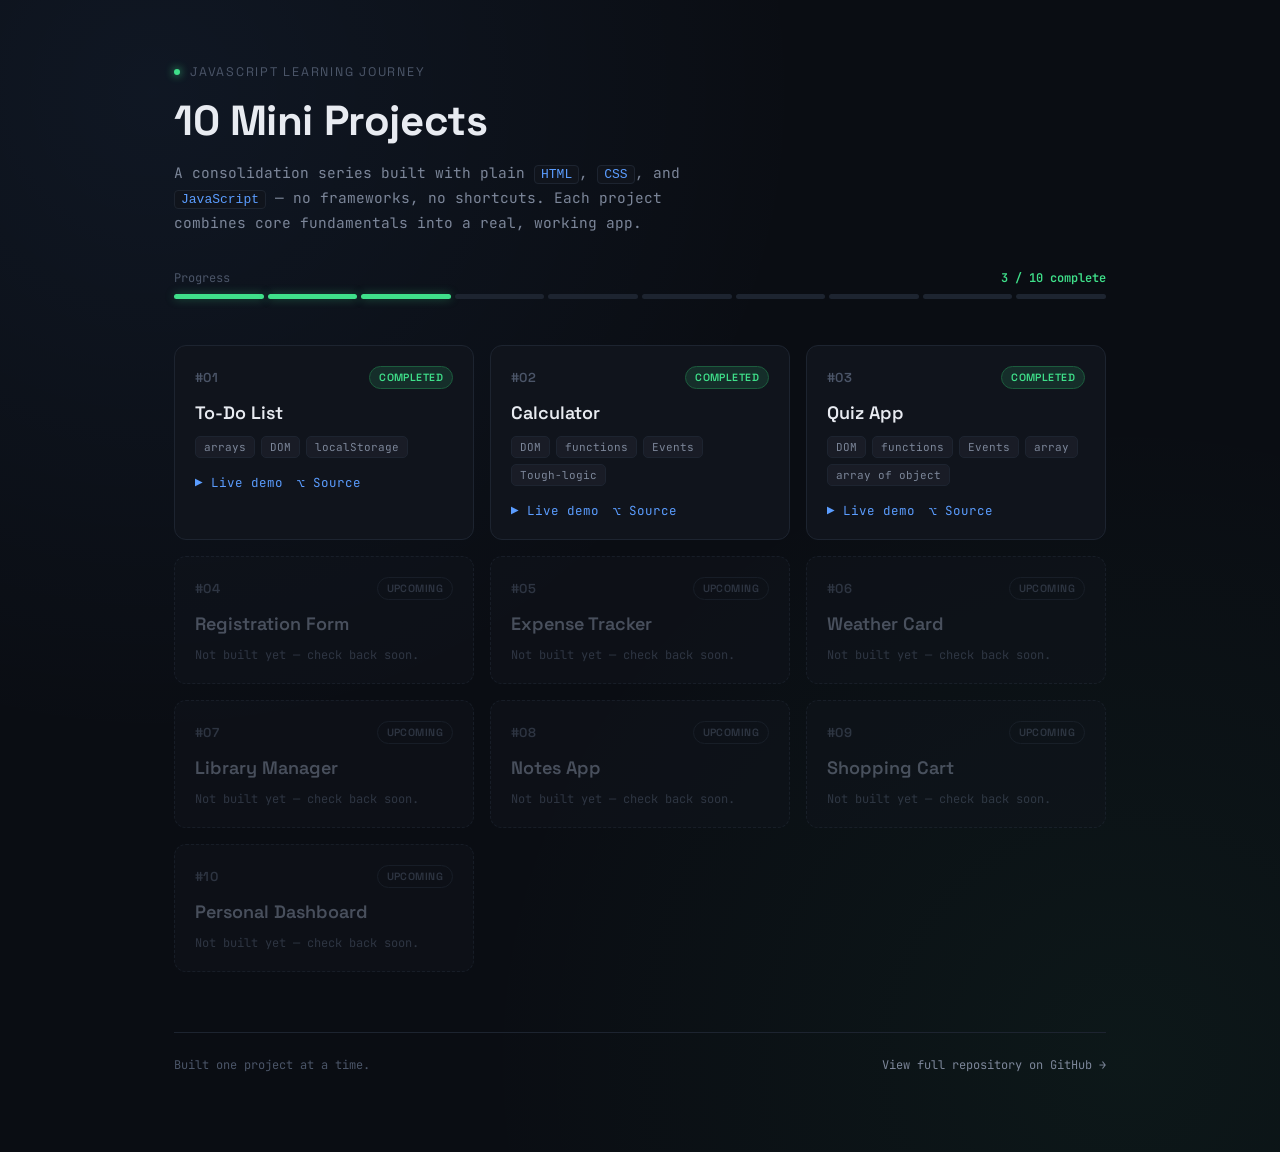
<file: index.html>
<!DOCTYPE html>
<html lang="en">
<head>
<meta charset="UTF-8">
<meta name="viewport" content="width=device-width, initial-scale=1.0">
<title>JavaScript — 10 Mini Projects</title>
<link rel="preconnect" href="https://fonts.googleapis.com">
<link href="https://fonts.googleapis.com/css2?family=Space+Grotesk:wght@500;600;700&family=JetBrains+Mono:wght@400;500;600;700&display=swap" rel="stylesheet">
<style>
  :root{
    --bg: #0a0d13;
    --panel: #10141c;
    --panel-hover: #141a24;
    --panel-border: #1d2430;
    --panel-border-dashed: #232b38;
    --text-primary: #e8ebf1;
    --text-secondary: #7c8699;
    --text-dim: #4b5568;
    --pass: #3fe08a;
    --pass-dim: #1c5c3d;
    --running: #5b9dff;
    --amber: #ffb454;
    --mono: 'JetBrains Mono', monospace;
    --display: 'Space Grotesk', sans-serif;
  }

  * { box-sizing: border-box; }

  html, body {
    margin: 0;
    padding: 0;
    background: var(--bg);
    background-image:
      radial-gradient(circle at 12% 8%, rgba(91,157,255,0.07), transparent 42%),
      radial-gradient(circle at 88% 92%, rgba(63,224,138,0.05), transparent 42%);
    color: var(--text-primary);
    font-family: var(--mono);
    min-height: 100vh;
  }

  .page {
    max-width: 980px;
    margin: 0 auto;
    padding: 64px 24px 80px;
  }

  .eyebrow {
    font-family: var(--display);
    font-size: 12.5px;
    letter-spacing: 0.14em;
    text-transform: uppercase;
    color: var(--text-dim);
    margin-bottom: 14px;
    display: flex;
    align-items: center;
    gap: 10px;
  }
  .eyebrow::before {
    content: "";
    width: 6px; height: 6px;
    background: var(--pass);
    border-radius: 50%;
    box-shadow: 0 0 8px var(--pass);
    flex-shrink: 0;
  }

  h1 {
    font-family: var(--display);
    font-size: clamp(28px, 5vw, 42px);
    font-weight: 700;
    margin: 0 0 14px 0;
    letter-spacing: -0.01em;
  }

  .subtitle {
    color: var(--text-secondary);
    font-size: 14.5px;
    line-height: 1.7;
    max-width: 560px;
    margin: 0 0 34px 0;
  }
  .subtitle code {
    background: var(--panel);
    border: 1px solid var(--panel-border);
    padding: 1px 6px;
    border-radius: 4px;
    font-size: 13px;
    color: var(--running);
  }

  /* progress track */
  .progress-wrap {
    margin-bottom: 46px;
  }
  .progress-label {
    display: flex;
    justify-content: space-between;
    font-size: 12px;
    color: var(--text-dim);
    margin-bottom: 8px;
  }
  .progress-label .count {
    color: var(--pass);
    font-weight: 600;
  }
  .progress-track {
    display: flex;
    gap: 4px;
  }
  .progress-seg {
    height: 5px;
    flex: 1;
    border-radius: 3px;
    background: var(--panel-border);
  }
  .progress-seg.filled {
    background: var(--pass);
    box-shadow: 0 0 10px rgba(63,224,138,0.35);
  }

  /* grid */
  .grid {
    display: grid;
    grid-template-columns: repeat(auto-fill, minmax(260px, 1fr));
    gap: 16px;
  }

  .card {
    background: var(--panel);
    border: 1px solid var(--panel-border);
    border-radius: 12px;
    padding: 20px;
    display: flex;
    flex-direction: column;
    gap: 12px;
    transition: border-color 0.15s ease, transform 0.15s ease, background 0.15s ease;
  }
  .card.done:hover {
    border-color: var(--pass-dim);
    transform: translateY(-2px);
    background: var(--panel-hover);
  }
  .card.upcoming {
    border-style: dashed;
    border-color: var(--panel-border-dashed);
    opacity: 0.55;
  }

  .card-top {
    display: flex;
    align-items: center;
    justify-content: space-between;
  }

  .card-index {
    font-family: var(--display);
    font-size: 13px;
    font-weight: 600;
    color: var(--text-dim);
    letter-spacing: 0.02em;
  }

  .status-pill {
    font-family: var(--display);
    font-size: 10.5px;
    font-weight: 600;
    letter-spacing: 0.04em;
    text-transform: uppercase;
    padding: 4px 9px;
    border-radius: 20px;
  }
  .status-pill.done {
    color: var(--pass);
    background: rgba(63,224,138,0.12);
    border: 1px solid var(--pass-dim);
  }
  .status-pill.upcoming {
    color: var(--text-dim);
    background: transparent;
    border: 1px solid var(--panel-border-dashed);
  }

  .card-title {
    font-family: var(--display);
    font-size: 18px;
    font-weight: 600;
    color: var(--text-primary);
    margin: 0;
  }
  .card.upcoming .card-title { color: var(--text-secondary); }

  .card-tags {
    display: flex;
    flex-wrap: wrap;
    gap: 6px;
  }
  .tag {
    font-size: 11px;
    color: var(--text-secondary);
    background: rgba(124,134,153,0.08);
    border: 1px solid var(--panel-border);
    padding: 3px 8px;
    border-radius: 5px;
  }

  .card-links {
    display: flex;
    gap: 14px;
    margin-top: 4px;
    font-size: 12.5px;
  }
  .card-links a {
    color: var(--running);
    text-decoration: none;
    display: inline-flex;
    align-items: center;
    gap: 5px;
  }
  .card-links a:hover { text-decoration: underline; }
  .card-links a:focus-visible { outline: 2px solid var(--running); outline-offset: 3px; border-radius: 3px; }

  .locked-note {
    font-size: 12px;
    color: var(--text-dim);
  }

  footer {
    margin-top: 60px;
    padding-top: 24px;
    border-top: 1px solid var(--panel-border);
    display: flex;
    justify-content: space-between;
    flex-wrap: wrap;
    gap: 12px;
    font-size: 12px;
    color: var(--text-dim);
  }
  footer a { color: var(--text-secondary); text-decoration: none; }
  footer a:hover { color: var(--running); }

  @media (prefers-reduced-motion: reduce) {
    .card { transition: none; }
  }
</style>
</head>
<body>

<div class="page">
  <div class="eyebrow">javascript learning journey</div>
  <h1>10 Mini Projects</h1>
  <p class="subtitle">
    A consolidation series built with plain <code>HTML</code>, <code>CSS</code>, and <code>JavaScript</code> —
    no frameworks, no shortcuts. Each project combines core fundamentals into a real, working app.
  </p>

  <div class="progress-wrap">
    <div class="progress-label">
      <span>Progress</span>
      <span class="count" id="progress-count">1 / 10 complete</span>
    </div>
    <div class="progress-track" id="progress-track"></div>
  </div>

  <div class="grid" id="grid"></div>

  <footer>
    <span>Built one project at a time.</span>
    <a href="https://github.com/malikzeeshannb-art/Java-Script-10-mini-projects" target="_blank" rel="noopener">View full repository on GitHub →</a>
  </footer>
</div>

<script>
  /*
    HOW TO ADD YOUR NEXT PROJECT:
    Just add one object to this array. Nothing else in this file needs to change —
    the card, the link, the progress bar, and the URL encoding are all generated
    automatically from this list (same array + forEach pattern used in the To-Do List project).

    folder  → must match the exact folder name in the repo, including the "#"
    status  → "done" once the project folder actually exists and works, otherwise "upcoming"
    tags    → short list of concepts used, shown on the card
  */
  const projects = [
    {
      id: "01",
      title: "To-Do List",
      folder: "1-TO-DO-list",
      status: "done",
      tags: ["arrays", "DOM", "localStorage"]
    },
    
    {
      id: "02",
     title: "Calculator",
     folder: "2-Calculator-Project",
     status: "done",
     tags: ["DOM", "functions", "Events", "Tough-logic"]
    },

    {
      id: "03",
      title: "Quiz App",
      folder: "3-QUIZ-APP",
      status: "done",
      tags: ["DOM", "functions", "Events", "array", "array of object"]
    },
    
    { id: "04", title: "Registration Form",  folder: "4-Registration-Form",  status: "upcoming", tags: [] },
    { id: "05", title: "Expense Tracker",    folder: "5-Expense-Tracker",    status: "upcoming", tags: [] },
    { id: "06", title: "Weather Card",       folder: "6-Weather-Card",       status: "upcoming", tags: [] },
    { id: "07", title: "Library Manager",    folder: "7-Library-Manager",    status: "upcoming", tags: [] },
    { id: "08", title: "Notes App",          folder: "8-Notes-App",          status: "upcoming", tags: [] },
    { id: "09", title: "Shopping Cart",      folder: "9-Shopping-Cart",      status: "upcoming", tags: [] },
    { id: "10", title: "Personal Dashboard", folder: "10-Personal-Dashboard",status: "upcoming", tags: ["capstone"] },
  ];

  const REPO_URL = "https://github.com/malikzeeshannb-art/Java-Script-10-mini-projects";

  const grid = document.getElementById('grid');
  const progressTrack = document.getElementById('progress-track');
  const progressCount = document.getElementById('progress-count');

  const doneCount = projects.filter(p => p.status === "done").length;
  progressCount.textContent = `${doneCount} / ${projects.length} complete`;

  projects.forEach(p => {
    // progress segment
    const seg = document.createElement('div');
    seg.className = 'progress-seg' + (p.status === 'done' ? ' filled' : '');
    progressTrack.appendChild(seg);

    // encode the folder name safely — handles the "#" and any spaces automatically
    const encodedFolder = encodeURIComponent(p.folder);
    const liveHref = `./${encodedFolder}/index.html`;
    const sourceHref = `${REPO_URL}/tree/main/${encodedFolder}`;

    const card = document.createElement('div');
    card.className = 'card ' + p.status;

    const tagsHtml = p.tags.map(t => `<span class="tag">${t}</span>`).join('');

    if (p.status === 'done') {
      card.innerHTML = `
        <div class="card-top">
          <span class="card-index">#${p.id}</span>
          <span class="status-pill done">Completed</span>
        </div>
        <h2 class="card-title">${p.title}</h2>
        ${p.tags.length ? `<div class="card-tags">${tagsHtml}</div>` : ''}
        <div class="card-links">
          <a href="${liveHref}">▶ Live demo</a>
          <a href="${sourceHref}" target="_blank" rel="noopener">⌥ Source</a>
        </div>
      `;
    } else {
      card.innerHTML = `
        <div class="card-top">
          <span class="card-index">#${p.id}</span>
          <span class="status-pill upcoming">Upcoming</span>
        </div>
        <h2 class="card-title">${p.title}</h2>
        <span class="locked-note">Not built yet — check back soon.</span>
      `;
    }

    grid.appendChild(card);
  });
</script>

</body>
</html>
</file>
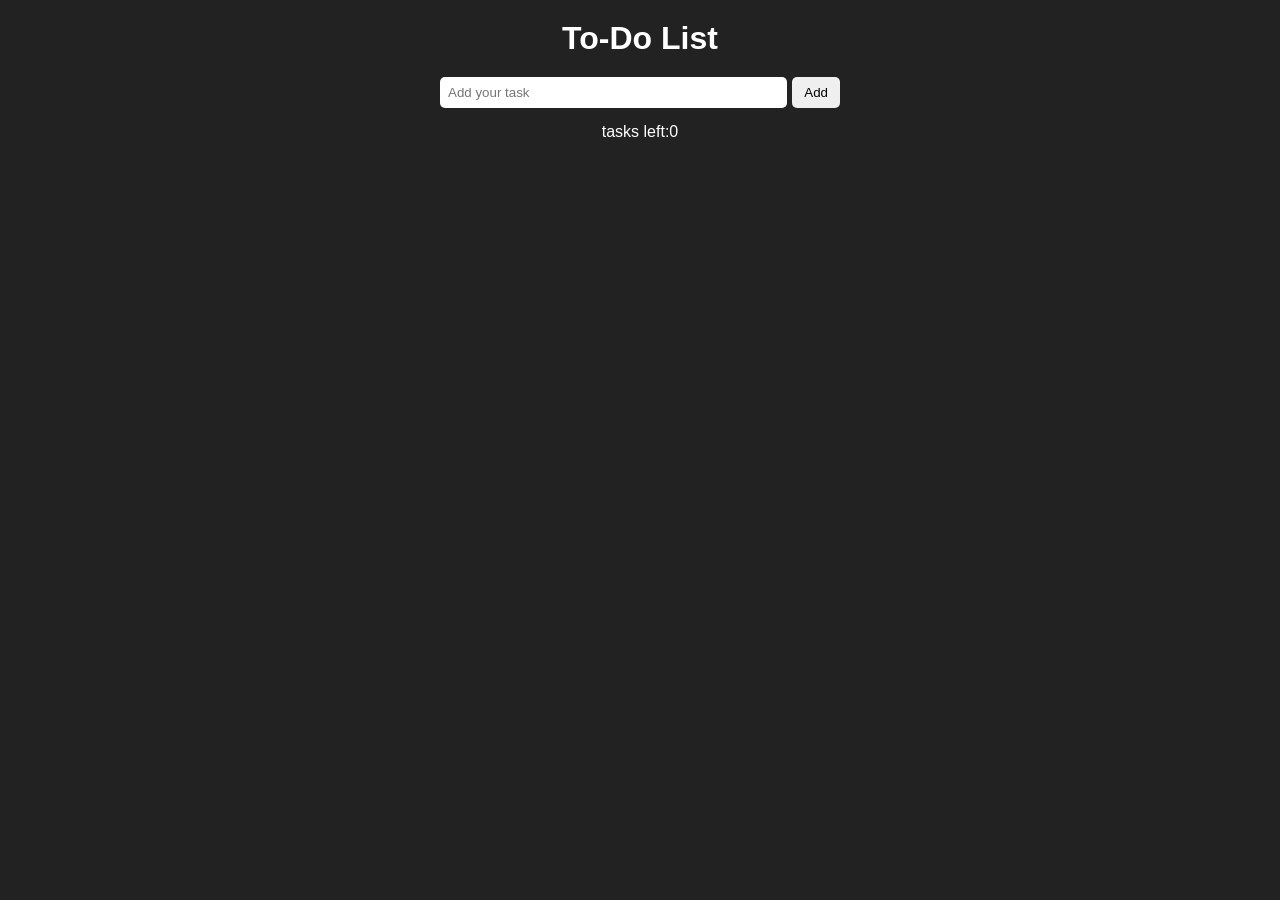
<file: #1-TO-DO-list/index.html>
<!DOCTYPE html>
<html lang="en">
<head>
  <meta charset="UTF-8">
  <meta name="viewport" content="width=device-width, initial-scale=1.0">
  <title>To-Do List App</title>
  <link rel="stylesheet" href="style.css">
</head>
<body>

  <header>
    <h1>To-Do List</h1>
  </header>

  <main>
    <div class="taskHandler">
      <input type="text" id="taskInput" placeholder="Add your task">
      <button id="taskAddingBtn">Add</button>
    </div>

    <ul id="list"></ul>

    <p id="taskQuant">tasks left: 0</p>
  </main>

  <script src="script.js"></script>
</body>
</html>
</file>
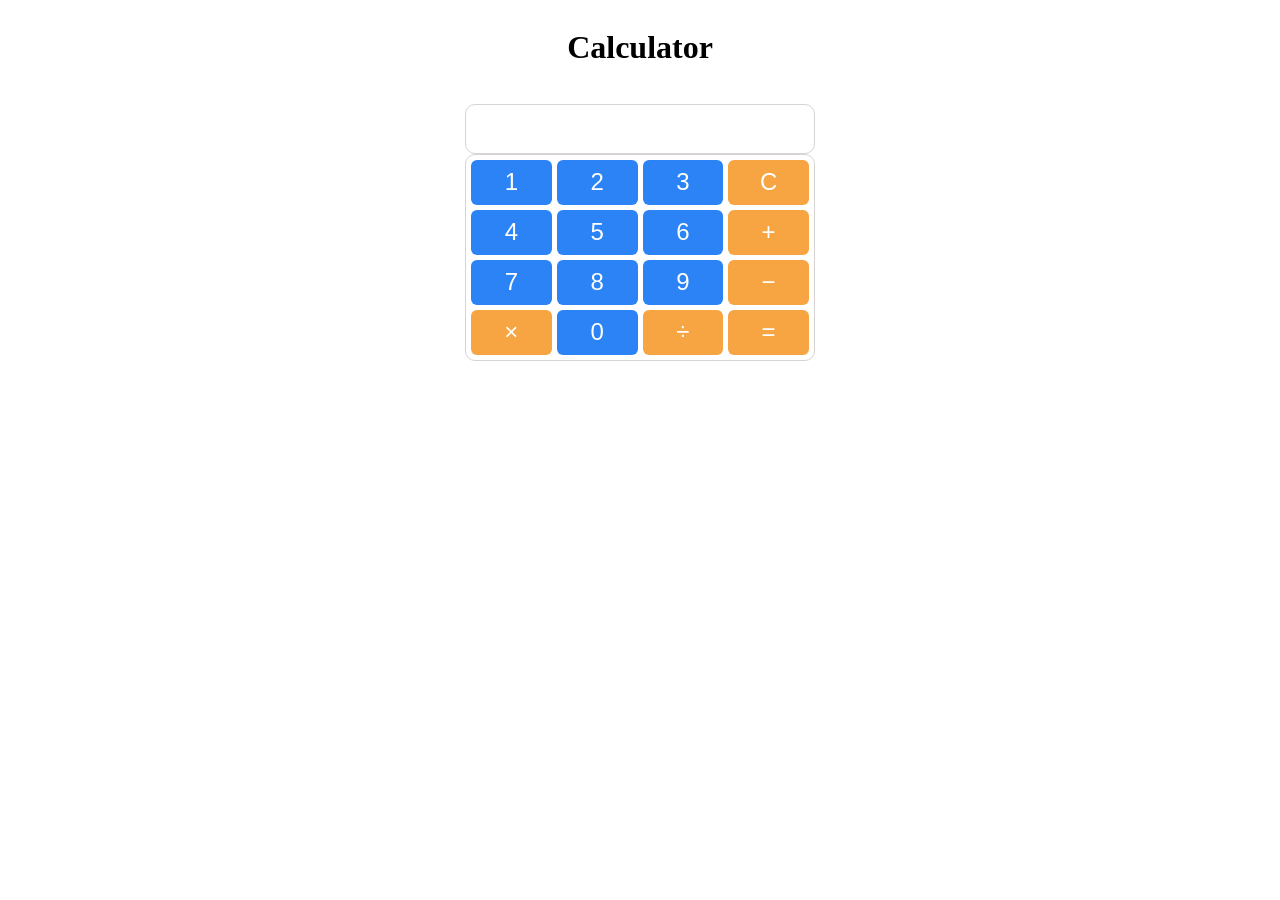
<file: 2-Calculator-Project/index.html>
<!DOCTYPE html>
<html lang="en">
<head>
    <meta charset="UTF-8">
    <meta name="viewport" content="width=device-width, initial-scale=1.0">
    <title>Calculator Project</title>
    <link rel="stylesheet" href="style.css">
</head>
<body>
    <header>
        <h1>Calculator</h1>
    </header>
    <main class="main-section">
        <div id="input-section"></div>
        <div class="number-and-operator-holder">
            <button id="btn1">1</button>
            <button id="btn2">2</button>
            <button id="btn3">3</button>
            <button id="btn-c">C</button>
            <button id="btn4">4</button>
            <button id="btn5">5</button>
            <button id="btn6">6</button>
            <button id="btn-p">+</button>
            <button id="btn7">7</button>
            <button id="btn8">8</button>
            <button id="btn9">9</button>
            <button id="btn-m">−</button>
            <button id="btn-mu">×</button>
            <button id="btn0">0</button>
            <button id="btn-d">÷</button>
            <button id="btn-e">=</button>
            
        </div>
    </main>
    <script src="script.js"></script>
    </body>
    </html>
</file>
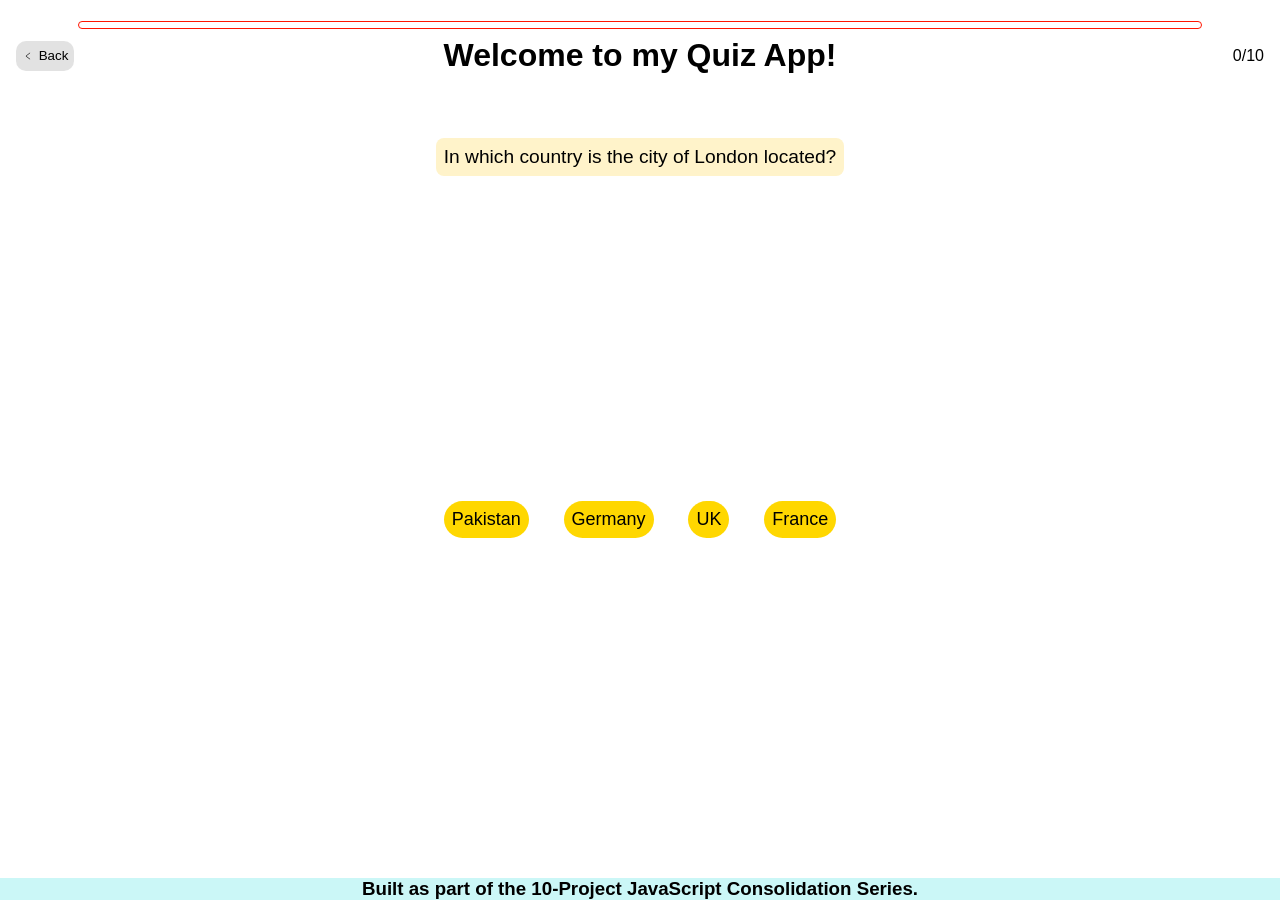
<file: 3-QUIZ-APP/index.html>
<!DOCTYPE html>
<html lang="en">
<head>
  <meta charset="UTF-8">
  <meta name="viewport" content="width=device-width, initial-scale=1.0">
  <title>Quiz App</title>
  <link rel="stylesheet" href="style.css">
</head>
<body>

  <header>
    <div class="progress-track">
      <div id="progressFill"></div>
    </div>

    <div class="inner-header">
      <button id="back-btn"><span>﹤</span> Back</button>
      <h1>Welcome to my Quiz App!</h1>
      <div class="question-counter">
        <span id="current"></span><span>/</span><span id="total"></span>
      </div>
    </div>
  </header>

  <main>
    <div class="question-area"></div>
    <div class="answer-area"></div>
  </main>

  <footer>
    <h3>Built as part of the 10-Project JavaScript Consolidation Series.</h3>
  </footer>

  <script src="script.js"></script>
</body>
</html>
</file>
<file: #1-TO-DO-list/style.css>
* {
  box-sizing: border-box;
  margin: 0;
  padding: 0;
}

body {
  background-color: #222;
  color: white;
  font-family: sans-serif;
}

header {
  text-align: center;
  padding: 20px;
}

main {
  max-width: 400px;
  margin: 0 auto;
  text-align: center;
}

.taskHandler {
  display: flex;
  gap: 5px;
  margin-bottom: 15px;
}

#taskInput {
  flex: 1;
  padding: 8px;
  border-radius: 5px;
  border: none;
}

#taskAddingBtn {
  padding: 8px 12px;
  border-radius: 5px;
  border: none;
  cursor: pointer;
}

#list {
  list-style: none;
  text-align: left;
}

#list li {
  background-color: #333;
  padding: 8px;
  margin-bottom: 5px;
  border-radius: 5px;
  display: flex;
  justify-content: space-between;
  align-items: center;

}

.done {
  text-decoration: line-through;
  color: gray;
}

.deleteBtn {
  background-color: red;
  color: white;
  border: none;
  padding: 4px 8px;
  border-radius: 4px;
  cursor: pointer;
}

.done {
  text-decoration: line-through;
}
</file>
<file: 2-Calculator-Project/style.css>
:root {
    --primary: rgb(43, 131, 245);
    --secondary: rgb(247, 165, 66);
    --bg-body: white;
    --universal-text-color: black;
    --bg-btn-hover: rgb(218, 215, 215);
    --btn-hover-color: black;
    --operator-btn-hover: rgb(234, 36, 36);
    --border-color: rgb(215, 211, 211);

    --btn-padding: 1rem;
    --btn-border-raduse: 6px;
    --universal-border-raduse: 10px;
}

body {
    background-color: var(--bg-body);
    color: var(--universal-text-color);
    align-items: center;
}

header {
    display: flex;
    justify-content: center;
    text-align: center;
}

h1 {
 font-size: xx-large;
}

.main-section {
    display: flex;
    justify-content: center;
    align-items: center;
    flex-direction: column;
    max-width: 100%;
    margin-top: 1rem;

}
#input-section {
    box-sizing: border-box;
      min-width: 350px;
      height: 50px;
      padding: 5px;
      border-radius: var(--universal-border-raduse);
      border: 1px solid var(--border-color);
      display: flex;
      justify-content: flex-end;
      align-items: center;
      font-size: 1.8rem;
      
}
.number-and-operator-holder {
    box-sizing: border-box;
    display: grid;
    grid-template-columns: repeat(4, 1fr);
    min-width: 350px;
    border: 1px solid var(--border-color);
    height: auto;
    padding: 5px;
    border-radius: var(--universal-border-raduse);
    gap: 5px;
 }

 #btn1, #btn2, #btn3, #btn4, #btn5, #btn6, #btn7, #btn8, #btn9, #btn0 {
    height: 45px;
    font-size: x-large;
    background-color: var(--primary);
    border: none;
    border-radius: var(--btn-border-raduse);
    color: white;
 }
  #btn1:hover, #btn2:hover, #btn3:hover, #btn4:hover, #btn5:hover, #btn6:hover, #btn7:hover, #btn8:hover, #btn9:hover, #btn0:hover {
    background-color: var(--bg-btn-hover);  
    color: var(--btn-hover-color);
    
 }

 #btn-p, #btn-m, #btn-mu, #btn-d, #btn-e, #btn-c {
    height: 45px;
    font-size: x-large;
    background-color: var(--secondary);
    border: none;
    border-radius: var(--btn-border-raduse);
    color: white;
    transition: transform 0.1s ease-in-out 0.1s;
  
  /* Optional: tells it to scale from the exact center */
  transform-origin: center;
 }

 #btn-p:hover, #btn-m:hover, #btn-mu:hover, #btn-d:hover, #btn-e:hover {
    background-color: var(--bg-btn-hover);
    color: var(--btn-hover-color);
    transform: scale(1.05);
 }
  #btn-c:hover {
    background-color: var(--operator-btn-hover);
  }
</file>
<file: 3-QUIZ-APP/style.css>
/* ===== Reset ===== */
* {
  margin: 0;
  padding: 0;
  box-sizing: border-box;
}

/* ===== Page Layout ===== */
body {
  display: grid;
  grid-template-rows: auto 1fr auto;
  height: 100vh;
  gap: 1rem;
  font-family: Arial, sans-serif;
}

header {
  width: 100%;
}

footer {
  background-color: rgb(203, 247, 247);
}

h3 {
  text-align: center;
}

/* ===== Progress Bar =====
   .progress-track stays a fixed pill shape at all times.
   #progressFill is the inner bar whose width changes via JS,
   so the fill grows inside a stable track instead of resizing
   the whole shape. */
.progress-track {
  width: 90%;
  max-width: 769px;
  margin: 5px auto 0 auto;
  height: 8px;
  border: 0.5px solid rgb(255, 21, 0);
  border-radius: 999px;
  overflow: hidden;
}

#progressFill {
  height: 100%;
  width: 0%;
  background-color: rgb(30, 169, 255);
  border-radius: 999px;
  transition: width 0.3s ease-in-out;
}

@media (min-width: 1201px) {
  .progress-track {
    max-width: 1200px;
  }
}

/* ===== Header Navigation Row ===== */
.inner-header {
  display: grid;
  grid-template-columns: auto auto;
  justify-content: space-around;
  align-items: center;
  row-gap: 15px;
  column-gap: 20px;
  margin-top: 0.5rem;
}

.inner-header h1 {
  grid-column: 1 / -1;
  grid-row: 1;
  text-align: center;
}

#back-btn {
  grid-column: 1;
  grid-row: 2;
  border: none;
  border-radius: 10px;
  padding: 6px;
  background-color: rgba(222, 222, 222, 0.861);
  cursor: pointer;
}

#back-btn:hover {
  background-color: rgb(255, 0, 0);
  color: white;
}

.question-counter {
  grid-column: 2;
  grid-row: 2;
}

@media (min-width: 769px) {
  header {
    padding: 1rem;
  }

  .inner-header {
    grid-template-columns: 1fr auto 1fr;
    justify-content: stretch;
  }

  .inner-header h1 {
    grid-column: 2;
    grid-row: 1;
  }

  #back-btn {
    grid-column: 1;
    grid-row: 1;
    justify-self: start;
  }

  .question-counter {
    grid-column: 3;
    grid-row: 1;
    justify-self: end;
  }
}

/* ===== Main Quiz Area ===== */
main {
  display: grid;
  grid-template-rows: auto 1fr;
  align-items: center;
  justify-content: center;
  background-color: white;
}

/* Flash feedback shown after answering — green for correct, red for wrong. */
.main-area {
  animation: flash-correct 1s ease-in-out;
}

.main {
  animation: flash-wrong 1s ease-in-out;
}

@keyframes flash-correct {
  0%   { box-shadow: inset 0 0 0 0 white; }
  50%  { box-shadow: inset 0 0 15px 5px rgb(38, 255, 0); }
  100% { box-shadow: inset 0 0 0 0 white; }
}

@keyframes flash-wrong {
  0%   { box-shadow: inset 0 0 0 0 white; }
  50%  { box-shadow: inset 0 0 15px 5px rgb(255, 0, 0); }
  100% { box-shadow: inset 0 0 0 0 white; }
}

.question-area {
  background-color: rgb(255, 243, 202);
  margin-top: 2rem;
  padding: 0.5rem;
  border-radius: 0.5rem;
  text-align: center;
  font-size: larger;
}

.question-area:hover {
  background-color: black;
  color: rgb(255, 243, 202);
}

.answer-area {
  display: flex;
  flex-wrap: wrap;
  gap: 5px;
  padding: 0.5rem;
  justify-content: space-between;
}

/* ===== Buttons ===== */
.ansBtn {
  background-color: gold;
  color: black;
  padding: 0.5rem;
  border: none;
  border-radius: 999px;
  font-size: large;
  cursor: pointer;
  transition: transform 0.3s ease-in-out;
}

.ansBtn:hover {
  background-color: black;
  color: gold;
  transform: scale(1.1) rotate(5deg);
  box-shadow: 3px 3px 5px rgba(0, 0, 0, 0.3);
}

.resetBtn {
  background-color: rgb(220, 220, 220);
  color: black;
  padding: 0.5rem;
  border: none;
  border-radius: 999px;
  font-size: large;
  cursor: pointer;
}

.resetBtn:hover {
  background-color: rgb(30, 169, 255);
  color: black;
}

.endScreenResult {
  background-color: rgb(220, 220, 220);
  color: black;
  padding: 0.7rem;
  border: none;
  border-radius: 999px;
  font-size: larger;
  font-weight: bold;
}

.endScreenResult:hover {
  background-color: white;
  box-shadow: 3px 3px 5px rgba(0, 0, 0, 0.3);
}
</file>
